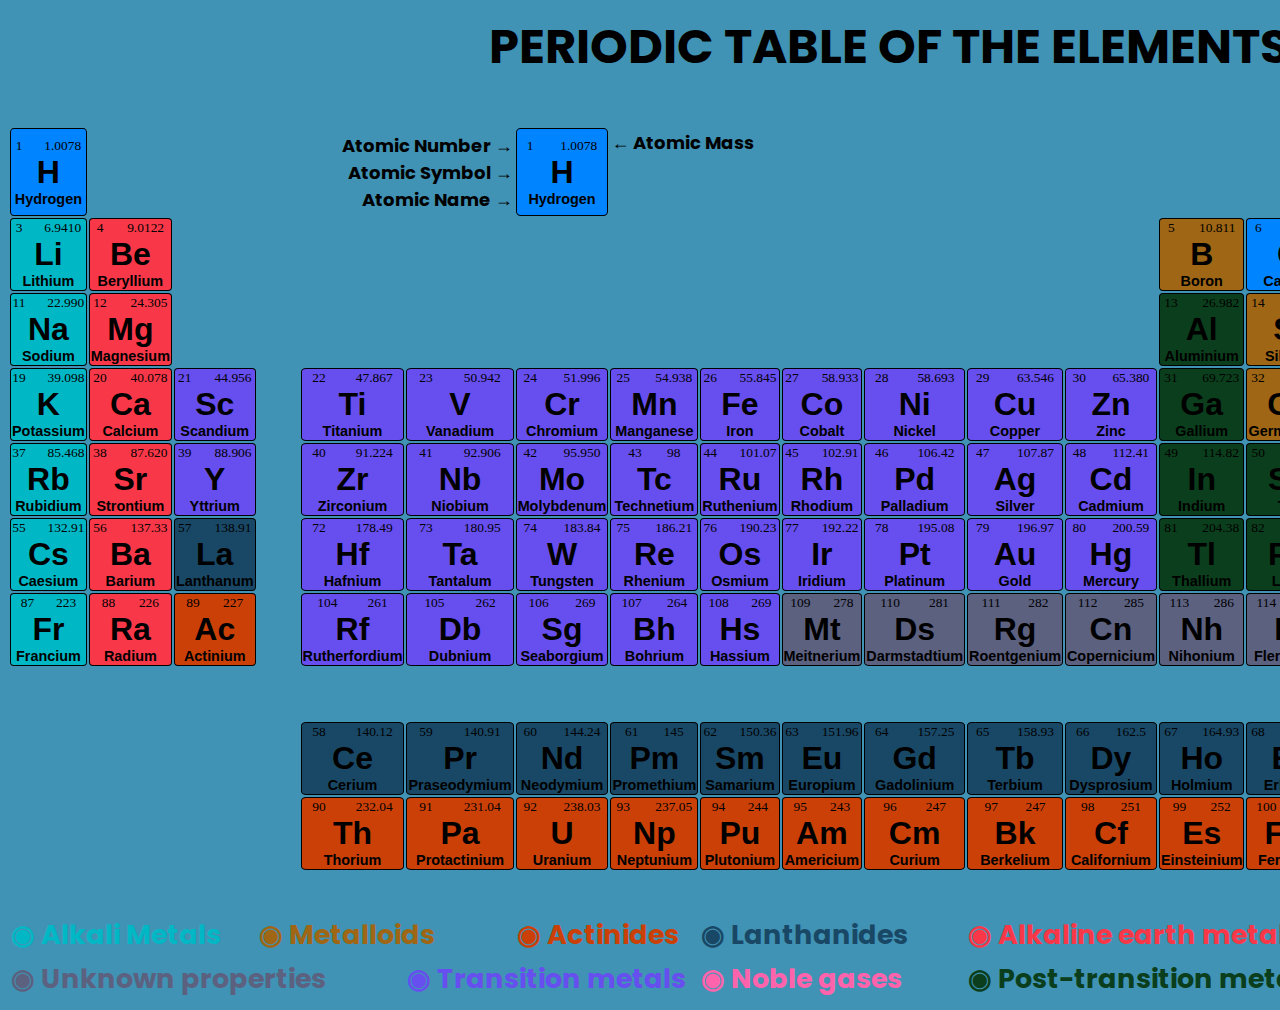
<file: periodic.html>
<html lang="en">

<head>
        <meta charset="UTF-8">
        <meta http-equiv="X-UA-Compatible" content="IE=edge">
        <meta name="viewport" content="width=device-width, initial-scale=1.0">
        <link rel="stylesheet" href="Bootstrap/css/periodicstyle.css">
        <link rel="icon" type="image/x-icon" href="images/logo.png">
        <title>Periodic Table</title>
        <link href="https://fonts.googleapis.com/css2?family=Poppins:wght@400;700;900&display=swap" rel="stylesheet">
</head>

<body>

        <table class="table1">
                <thead>
                        <tr>
                                <td colspan="3" class="erase"></td>
                                <td colspan="14" class="title">PERIODIC TABLE OF THE ELEMENTS</td>
                                <td colspan="3" class="erase"></td>
                        </tr>
                        <tr>
                                <td colspan="19" class="none"></td>
                        </tr>
                </thead>
                <thead>
                        <tr>
                                <td class="nonmetal"><span class="atomicnumnon">1</span><span
                                                class="atomicmassnon">1.0078</span><br><span
                                                class="symbolnon">H</span><br><span class="namenon">Hydrogen</span></td>
                                <td colspan="3" class="erase"></td>
                                <!-- Description -->
                                <td class="nonmetal1" colspan="2"><span
                                        class="atomicmassnon1">Atomic Number &#8594</span><br><span
                                        class="symbolnon1">Atomic Symbol &#8594</span><br><span class="namenon1">Atomic Name &#8594</span></td>
                                <!-- Description -->
                                <td class="nonmetal"><span class="atomicnumnon">1</span><span
                                                class="atomicmassnon">1.0078</span><br><span
                                                class="symbolnon">H</span><br><span class="namenon">Hydrogen</span></td>

                                                <td class="nonmetal2" colspan="2"><span
                                                        class="atomicmassnon1">&#8592 Atomic Mass</span><br></td>
                                <td colspan="9" class="erase"></td>
                                <td class="noblegases"><span class="atomicnumgas">2</span><span
                                                class="atomicmassgas">4.0026</span><br><span
                                                class="symbolgas">He</span><br><span class="namegas">Helium</span></td>
                        </tr>
                </thead>
                <tbody>
                        <tr>
                                <td class="alkalimetals"><span class="atomicnumalkali">3</span><span
                                                class="atomicmassalkali">6.9410</span><br><span
                                                class="symbolalkali">Li</span><br><span
                                                class="namealkali">Lithium</span></td>
                                <td class="alkalineearthmetals"><span class="atomicnumearth">4</span><span
                                                class="atomicmassearth">9.0122</span><br><span
                                                class="symbolearth">Be</span><br><span
                                                class="nameearth">Beryllium</span></td>
                                <td colspan="11" class="erase"></td>
                                <td class="metaloids"><span class="atomicnumm">5</span><span
                                                class="atomicmassm">10.811</span><br><span
                                                class="symbolm">B</span><br><span class="namem">Boron</span></td>
                                <td class="nonmetal"><span class="atomicnumnon">6</span><span
                                                class="atomicmassnon">12.011</span><br><span
                                                class="symbolnon">C</span><br><span class="namenon">Carbon</span></td>
                                <td class="nonmetal"><span class="atomicnumnon">7</span><span
                                                class="atomicmassnon">14.007</span><br><span
                                                class="symbolnon">N</span><br><span class="namenon">Nitrogen</span></td>
                                <td class="nonmetal"><span class="atomicnumnon">8</span><span
                                                class="atomicmassnon">15.999</span><br><span
                                                class="symbolnon">O</span><br><span class="namenon">Oxygen</span></td>
                                <td class="nonmetal"><span class="atomicnumnon">9</span><span
                                                class="atomicmassnon">18.998</span><br><span
                                                class="symbolnon">F</span><br><span class="namenon">Fluorine</span></td>
                                <td class="noblegases"><span class="atomicnumgas">10</span><span
                                                class="atomicmassgas">20.180</span><br><span
                                                class="symbolgas">Ne</span><br><span class="namegas">Neon</span></td>
                        </tr>
                        <tr>
                                <td class="alkalimetals"><span class="atomicnumalkali">11</span><span
                                                class="atomicmassalkali">22.990</span><br><span
                                                class="symbolalkali">Na</span><br><span class="namealkali">Sodium</span>
                                </td>
                                <td class="alkalineearthmetals"><span class="atomicnumearth">12</span><span
                                                class="atomicmassearth">24.305</span><br><span
                                                class="symbolearth">Mg</span><br><span
                                                class="nameearth">Magnesium</span></td>
                                <td colspan="11" class="erase"></td>
                                <td class="posttransitionmetals"><span class="atomicnump">13</span><span
                                                class="atomicmassp">26.982</span><br><span
                                                class="symbolp">Al</span><br><span class="namep">Aluminium</span></td>
                                <td class="metaloids"><span class="atomicnumm">14</span><span
                                                class="atomicmassm">28.086</span><br><span
                                                class="symbolm">Si</span><br><span class="namem">Silicon</span></td>
                                <td class="nonmetal"><span class="atomicnumnon">15</span><span
                                                class="atomicmassnon">30.974</span><br><span
                                                class="symbolnon">P</span><br><span class="namenon">Phosphorus</span>
                                </td>
                                <td class="nonmetal"><span class="atomicnumnon">16</span><span
                                                class="atomicmassnon">32.065</span><br><span
                                                class="symbolnon">S</span><br><span class="namenon">Sulfur</span></td>
                                <td class="nonmetal"><span class="atomicnumnon">17</span><span
                                                class="atomicmassnon">35.453</span><br><span
                                                class="symbolnon">Cl</span><br><span class="namenon">Chlorine</span>
                                </td>
                                <td class="noblegases"><span class="atomicnumgas">18</span><span
                                                class="atomicmassgas">39.948</span><br><span
                                                class="symbolgas">Ar</span><br><span class="namegas">Argon</span></td>
                        </tr>
                        <tr>
                                <td class="alkalimetals"><span class="atomicnumalkali">19</span><span
                                                class="atomicmassalkali">39.098</span><br><span
                                                class="symbolalkali">K</span><br><span
                                                class="namealkali">Potassium</span></td>
                                <td class="alkalineearthmetals"><span class="atomicnumearth">20</span><span
                                                class="atomicmassearth">40.078</span><br><span
                                                class="symbolearth">Ca</span><br><span class="nameearth">Calcium</span>
                                </td>
                                <td class="transitionmetals"><span class="atomicnumtransition">21</span><span
                                                class="atomicmasstransition">44.956</span><br><span
                                                class="symboltransition">Sc</span><br><span
                                                class="nametransition">Scandium</span></td>
                                <td class="side"></td>
                                <td class="transitionmetals"><span class="atomicnumtransition">22</span><span
                                                class="atomicmasstransition">47.867</span><br><span
                                                class="symboltransition">Ti</span><br><span
                                                class="nametransition">Titanium</span></td>
                                <td class="transitionmetals"><span class="atomicnumtransition">23</span><span
                                                class="atomicmasstransition">50.942</span><br><span
                                                class="symboltransition">V</span><br><span
                                                class="nametransition">Vanadium</span></td>
                                <td class="transitionmetals"><span class="atomicnumtransition">24</span><span
                                                class="atomicmasstransition">51.996</span><br><span
                                                class="symboltransition">Cr</span><br><span
                                                class="nametransition">Chromium</span></td>
                                <td class="transitionmetals"><span class="atomicnumtransition">25</span><span
                                                class="atomicmasstransition">54.938</span><br><span
                                                class="symboltransition">Mn</span><br><span
                                                class="nametransition">Manganese</span></td>
                                <td class="transitionmetals"><span class="atomicnumtransition">26</span><span
                                                class="atomicmasstransition">55.845</span><br><span
                                                class="symboltransition">Fe</span><br><span
                                                class="nametransition">Iron</span></td>
                                <td class="transitionmetals"><span class="atomicnumtransition">27</span><span
                                                class="atomicmasstransition">58.933</span><br><span
                                                class="symboltransition">Co</span><br><span
                                                class="nametransition">Cobalt</span></td>
                                <td class="transitionmetals"><span class="atomicnumtransition">28</span><span
                                                class="atomicmasstransition">58.693</span><br><span
                                                class="symboltransition">Ni</span><br><span
                                                class="nametransition">Nickel</span></td>
                                <td class="transitionmetals"><span class="atomicnumtransition">29</span><span
                                                class="atomicmasstransition">63.546</span><br><span
                                                class="symboltransition">Cu</span><br><span
                                                class="nametransition">Copper</span></td>
                                <td class="transitionmetals"><span class="atomicnumtransition">30</span><span
                                                class="atomicmasstransition">65.380</span><br><span
                                                class="symboltransition">Zn</span><br><span
                                                class="nametransition">Zinc</span></td>
                                <td class="posttransitionmetals"><span class="atomicnump">31</span><span
                                                class="atomicmassp">69.723</span><br><span
                                                class="symbolp">Ga</span><br><span class="namep">Gallium</span></td>
                                <td class="metaloids"><span class="atomicnumm">32</span><span
                                                class="atomicmassm">72.640</span><br><span
                                                class="symbolm">Ge</span><br><span class="namem">Germanium</span></td>
                                <td class="metaloids"><span class="atomicnumm">33</span><span
                                                class="atomicmassm">74.922</span><br><span
                                                class="symbolm">As</span><br><span class="namem">Arsenic</span></td>
                                <td class="nonmetal"><span class="atomicnumnon">34</span><span
                                                class="atomicmassnon">78.960</span><br><span
                                                class="symbolnon">Se</span><br><span class="namenon">Selenium</span>
                                </td>
                                <td class="nonmetal"><span class="atomicnumnon">35</span><span
                                                class="atomicmassnon">79.904</span><br><span
                                                class="symbolnon">Br</span><br><span class="namenon">Bromine</span></td>
                                <td class="noblegases"><span class="atomicnumgas">36</span><span
                                                class="atomicmassgas">83.798</span><br><span
                                                class="symbolgas">Kr</span><br><span class="namegas">Krypton</span></td>
                        </tr>
                        <tr>
                                <td class="alkalimetals"><span class="atomicnumalkali">37</span><span
                                                class="atomicmassalkali">85.468</span><br><span
                                                class="symbolalkali">Rb</span><br><span
                                                class="namealkali">Rubidium</span></td>
                                <td class="alkalineearthmetals"><span class="atomicnumearth">38</span><span
                                                class="atomicmassearth">87.620</span><br><span
                                                class="symbolearth">Sr</span><br><span
                                                class="nameearth">Strontium</span></td>
                                <td class="transitionmetals"><span class="atomicnumtransition">39</span><span
                                                class="atomicmasstransition">88.906</span><br><span
                                                class="symboltransition">Y</span><br><span
                                                class="nametransition">Yttrium</span></td>
                                <td class="side"></td>
                                <td class="transitionmetals"><span class="atomicnumtransition">40</span><span
                                                class="atomicmasstransition">91.224</span><br><span
                                                class="symboltransition">Zr</span><br><span
                                                class="nametransition">Zirconium</span></td>
                                <td class="transitionmetals"><span class="atomicnumtransition">41</span><span
                                                class="atomicmasstransition">92.906</span><br><span
                                                class="symboltransition">Nb</span><br><span
                                                class="nametransition">Niobium</span></td>
                                <td class="transitionmetals"><span class="atomicnumtransition">42</span><span
                                                class="atomicmasstransition">95.950</span><br><span
                                                class="symboltransition">Mo</span><br><span
                                                class="nametransition">Molybdenum</span></td>
                                <td class="transitionmetals"><span class="atomicnumtransition">43</span><span
                                                class="atomicmasstransition">98</span><br><span
                                                class="symboltransition">Tc</span><br><span
                                                class="nametransition">Technetium</span></td>
                                <td class="transitionmetals"><span class="atomicnumtransition">44</span><span
                                                class="atomicmasstransition">101.07</span><br><span
                                                class="symboltransition">Ru</span><br><span
                                                class="nametransition">Ruthenium</span></td>
                                <td class="transitionmetals"><span class="atomicnumtransition">45</span><span
                                                class="atomicmasstransition">102.91</span><br><span
                                                class="symboltransition">Rh</span><br><span
                                                class="nametransition">Rhodium</span></td>
                                <td class="transitionmetals"><span class="atomicnumtransition">46</span><span
                                                class="atomicmasstransition">106.42</span><br><span
                                                class="symboltransition">Pd</span><br><span
                                                class="nametransition">Palladium</span></td>
                                <td class="transitionmetals"><span class="atomicnumtransition">47</span><span
                                                class="atomicmasstransition">107.87</span><br><span
                                                class="symboltransition">Ag</span><br><span
                                                class="nametransition">Silver</span></td>
                                <td class="transitionmetals"><span class="atomicnumtransition">48</span><span
                                                class="atomicmasstransition">112.41</span><br><span
                                                class="symboltransition">Cd</span><br><span
                                                class="nametransition">Cadmium</span></td>
                                <td class="posttransitionmetals"><span class="atomicnump">49</span><span
                                                class="atomicmassp">114.82</span><br><span
                                                class="symbolp">In</span><br><span class="namep">Indium</span></td>
                                <td class="posttransitionmetals"><span class="atomicnump">50</span><span
                                                class="atomicmassp">118.71</span><br><span
                                                class="symbolp">Sn</span><br><span class="namep">Tin</span></td>
                                <td class="metaloids"><span class="atomicnumm">51</span><span
                                                class="atomicmassm">121.76</span><br><span
                                                class="symbolm">Sb</span><br><span class="namem">Antimony</span></td>
                                <td class="metaloids"><span class="atomicnumm">52</span><span
                                                class="atomicmassm">127.60</span><br><span
                                                class="symbolm">Te</span><br><span class="namem">Tellurium</span></td>
                                <td class="nonmetal"><span class="atomicnumnon">53</span><span
                                                class="atomicmassnon">126.90</span><br><span
                                                class="symbolnon">I</span><br><span class="namenon">Iodine</span></td>
                                <td class="noblegases"><span class="atomicnumgas">54</span><span
                                                class="atomicmassgas">131.29</span><br><span
                                                class="symbolgas">Xe</span><br><span class="namegas">Xenon</span></td>
                        </tr>
                        <tr>
                                <td class="alkalimetals"><span class="atomicnumalkali">55</span><span
                                                class="atomicmassalkali">132.91</span><br><span
                                                class="symbolalkali">Cs</span><br><span
                                                class="namealkali">Caesium</span></td>
                                <td class="alkalineearthmetals"><span class="atomicnumearth">56</span><span
                                                class="atomicmassearth">137.33</span><br><span
                                                class="symbolearth">Ba</span><br><span class="nameearth">Barium</span>
                                </td>
                                <td class="lanthanides"><span class="atomicnumlan">57</span><span
                                                class="atomicmasslan">138.91</span><br><span
                                                class="symbollan">La</span><br><span class="namelan">Lanthanum</span>
                                </td>
                                <td class="side"></td>
                                <td class="transitionmetals"><span class="atomicnumtransition">72</span><span
                                                class="atomicmasstransition">178.49</span><br><span
                                                class="symboltransition">Hf</span><br><span
                                                class="nametransition">Hafnium</span></td>
                                <td class="transitionmetals"><span class="atomicnumtransition">73</span><span
                                                class="atomicmasstransition">180.95</span><br><span
                                                class="symboltransition">Ta</span><br><span
                                                class="nametransition">Tantalum</span></td>
                                <td class="transitionmetals"><span class="atomicnumtransition">74</span><span
                                                class="atomicmasstransition">183.84</span><br><span
                                                class="symboltransition">W</span><br><span
                                                class="nametransition">Tungsten</span></td>
                                <td class="transitionmetals"><span class="atomicnumtransition">75</span><span
                                                class="atomicmasstransition">186.21</span><br><span
                                                class="symboltransition">Re</span><br><span
                                                class="nametransition">Rhenium</span></td>
                                <td class="transitionmetals"><span class="atomicnumtransition">76</span><span
                                                class="atomicmasstransition">190.23</span><br><span
                                                class="symboltransition">Os</span><br><span
                                                class="nametransition">Osmium</span></td>
                                <td class="transitionmetals"><span class="atomicnumtransition">77</span><span
                                                class="atomicmasstransition">192.22</span><br><span
                                                class="symboltransition">Ir</span><br><span
                                                class="nametransition">Iridium</span></td>
                                <td class="transitionmetals"><span class="atomicnumtransition">78</span><span
                                                class="atomicmasstransition">195.08</span><br><span
                                                class="symboltransition">Pt</span><br><span
                                                class="nametransition">Platinum</span></td>
                                <td class="transitionmetals"><span class="atomicnumtransition">79</span><span
                                                class="atomicmasstransition">196.97</span><br><span
                                                class="symboltransition">Au</span><br><span
                                                class="nametransition">Gold</span></td>
                                <td class="transitionmetals"><span class="atomicnumtransition">80</span><span
                                                class="atomicmasstransition">200.59</span><br><span
                                                class="symboltransition">Hg</span><br><span
                                                class="nametransition">Mercury</span></td>
                                <td class="posttransitionmetals"><span class="atomicnump">81</span><span
                                                class="atomicmassp">204.38</span><br><span
                                                class="symbolp">Tl</span><br><span class="namep">Thallium</span></td>
                                <td class="posttransitionmetals"><span class="atomicnump">82</span><span
                                                class="atomicmassp">207.20</span><br><span
                                                class="symbolp">Pb</span><br><span class="namep">Lead</span></td>
                                <td class="posttransitionmetals"><span class="atomicnump">83</span><span
                                                class="atomicmassp">208.98</span><br><span
                                                class="symbolp">Bi</span><br><span class="namep">Bismuth</span></td>
                                <td class="posttransitionmetals"><span class="atomicnump">84</span><span
                                                class="atomicmassp">209</span><br><span
                                                class="symbolp">Po</span><br><span class="namep">Polonium</span></td>
                                <td class="posttransitionmetals"><span class="atomicnump">85</span><span
                                                class="atomicmassp">210</span><br><span
                                                class="symbolp">At</span><br><span class="namep">Astatine</span></td>
                                <td class="noblegases"><span class="atomicnumgas">86</span><span
                                                class="atomicmassgas">222</span><br><span
                                                class="symbolgas">Rn</span><br><span class="namegas">Radon</span></td>
                        </tr>
                        <tr>
                                <td class="alkalimetals"><span class="atomicnumalkali">87</span><span
                                                class="atomicmassalkali">223</span><br><span
                                                class="symbolalkali">Fr</span><br><span
                                                class="namealkali">Francium</span></td>
                                <td class="alkalineearthmetals"><span class="atomicnumearth">88</span><span
                                                class="atomicmassearth">226</span><br><span
                                                class="symbolearth">Ra</span><br><span class="nameearth">Radium</span>
                                </td>
                                <td class="actinides"><span class="atomicnumacti">89</span><span
                                                class="atomicmassacti">227</span><br><span
                                                class="symbolacti">Ac</span><br><span class="nameacti">Actinium</span>
                                </td>
                                <td class="side"></td>
                                <td class="transitionmetals"><span class="atomicnumtransition">104</span><span
                                                class="atomicmasstransition">261</span><br><span
                                                class="symboltransition">Rf</span><br><span
                                                class="nametransition">Rutherfordium</span></td>
                                <td class="transitionmetals"><span class="atomicnumtransition">105</span><span
                                                class="atomicmasstransition">262</span><br><span
                                                class="symboltransition">Db</span><br><span
                                                class="nametransition">Dubnium</span></td>
                                <td class="transitionmetals"><span class="atomicnumtransition">106</span><span
                                                class="atomicmasstransition">269</span><br><span
                                                class="symboltransition">Sg</span><br><span
                                                class="nametransition">Seaborgium</span></td>
                                <td class="transitionmetals"><span class="atomicnumtransition">107</span><span
                                                class="atomicmasstransition">264</span><br><span
                                                class="symboltransition">Bh</span><br><span
                                                class="nametransition">Bohrium</span></td>
                                <td class="transitionmetals"><span class="atomicnumtransition">108</span><span
                                                class="atomicmasstransition">269</span><br><span
                                                class="symboltransition">Hs</span><br><span
                                                class="nametransition">Hassium</span></td>
                                <td class="unknown"><span class="atomicnumq">109</span><span
                                                class="atomicmassq">278</span><br><span
                                                class="symbolq">Mt</span><br><span class="nameq">Meitnerium</span></td>
                                <td class="unknown"><span class="atomicnumq">110</span><span
                                                class="atomicmassq">281</span><br><span
                                                class="symbolq">Ds</span><br><span class="nameq">Darmstadtium</span>
                                </td>
                                <td class="unknown"><span class="atomicnumq">111</span><span
                                                class="atomicmassq">282</span><br><span
                                                class="symbolq">Rg</span><br><span class="nameq">Roentgenium</span></td>
                                <td class="unknown"><span class="atomicnumq">112</span><span
                                                class="atomicmassq">285</span><br><span
                                                class="symbolq">Cn</span><br><span class="nameq">Copernicium</span></td>
                                <td class="unknown"><span class="atomicnumq">113</span><span
                                                class="atomicmassq">286</span><br><span
                                                class="symbolq">Nh</span><br><span class="nameq">Nihonium</span></td>
                                <td class="unknown"><span class="atomicnumq">114</span><span
                                                class="atomicmassq">289</span><br><span
                                                class="symbolq">Fl</span><br><span class="nameq">Flerovium</span></td>
                                <td class="unknown"><span class="atomicnumq">115</span><span
                                                class="atomicmassq">289</span><br><span
                                                class="symbolq">Mc</span><br><span class="nameq">Moscovium</span></td>
                                <td class="unknown"><span class="atomicnumq">116</span><span
                                                class="atomicmassq">293</span><br><span
                                                class="symbolq">Lv</span><br><span class="nameq">Livermorium</span></td>
                                <td class="unknown"><span class="atomicnumq">117</span><span
                                                class="atomicmassq">294</span><br><span
                                                class="symbolq">Ts</span><br><span class="nameq">Tennessine</span></td>
                                <td class="unknown"><span class="atomicnumq">118</span><span
                                                class="atomicmassq">294</span><br><span
                                                class="symbolq">Og</span><br><span class="nameq">Oganesson</span></td>
                        </tr>
                        <tr>
                                <td class="down"></td>
                        </tr>
                        <tr>
                                <td colspan="4" class="erase"></td>

                                <td class="lanthanides"><span class="atomicnumlan">58</span><span
                                                class="atomicmasslan">140.12</span><br><span
                                                class="symbollan">Ce</span><br><span class="namelan">Cerium</span></td>
                                <td class="lanthanides"><span class="atomicnumlan">59</span><span
                                                class="atomicmasslan">140.91</span><br><span
                                                class="symbollan">Pr</span><br><span class="namelan">Praseodymium</span>
                                </td>
                                <td class="lanthanides"><span class="atomicnumlan">60</span><span
                                                class="atomicmasslan">144.24</span><br><span
                                                class="symbollan">Nd</span><br><span class="namelan">Neodymium</span>
                                </td>
                                <td class="lanthanides"><span class="atomicnumlan">61</span><span
                                                class="atomicmasslan">145</span><br><span
                                                class="symbollan">Pm</span><br><span class="namelan">Promethium</span>
                                </td>
                                <td class="lanthanides"><span class="atomicnumlan">62</span><span
                                                class="atomicmasslan">150.36</span><br><span
                                                class="symbollan">Sm</span><br><span class="namelan">Samarium</span>
                                </td>
                                <td class="lanthanides"><span class="atomicnumlan">63</span><span
                                                class="atomicmasslan">151.96</span><br><span
                                                class="symbollan">Eu</span><br><span class="namelan">Europium</span>
                                </td>
                                <td class="lanthanides"><span class="atomicnumlan">64</span><span
                                                class="atomicmasslan">157.25</span><br><span
                                                class="symbollan">Gd</span><br><span class="namelan">Gadolinium</span>
                                </td>
                                <td class="lanthanides"><span class="atomicnumlan">65</span><span
                                                class="atomicmasslan">158.93</span><br><span
                                                class="symbollan">Tb</span><br><span class="namelan">Terbium</span></td>
                                <td class="lanthanides"><span class="atomicnumlan">66</span><span
                                                class="atomicmasslan">162.5</span><br><span
                                                class="symbollan">Dy</span><br><span class="namelan">Dysprosium</span>
                                </td>
                                <td class="lanthanides"><span class="atomicnumlan">67</span><span
                                                class="atomicmasslan">164.93</span><br><span
                                                class="symbollan">Ho</span><br><span class="namelan">Holmium</span></td>
                                <td class="lanthanides"><span class="atomicnumlan">68</span><span
                                                class="atomicmasslan">167.26</span><br><span
                                                class="symbollan">Er</span><br><span class="namelan">Erbium</span></td>
                                <td class="lanthanides"><span class="atomicnumlan">69</span><span
                                                class="atomicmasslan">168.93</span><br><span
                                                class="symbollan">Tm</span><br><span class="namelan">Thulium</span></td>
                                <td class="lanthanides"><span class="atomicnumlan">70</span><span
                                                class="atomicmasslan">173.04</span><br><span
                                                class="symbollan">Yb</span><br><span class="namelan">Ytterbium</span>
                                </td>
                                <td class="lanthanides"><span class="atomicnumlan">71</span><span
                                                class="atomicmasslan">174.97</span><br><span
                                                class="symbollan">Lu</span><br><span class="namelan">Lutetium</span>
                                </td>

                        </tr>
                        <tr>
                                <td colspan="4" class="erase"></td>
                                <td class="actinides"><span class="atomicnumacti">90</span><span
                                                class="atomicmassacti">232.04</span><br><span
                                                class="symbolacti">Th</span><br><span class="nameacti">Thorium</span>
                                </td>
                                <td class="actinides"><span class="atomicnumacti">91</span><span
                                                class="atomicmassacti">231.04</span><br><span
                                                class="symbolacti">Pa</span><br><span
                                                class="nameacti">Protactinium</span></td>
                                <td class="actinides"><span class="atomicnumacti">92</span><span
                                                class="atomicmassacti">238.03</span><br><span
                                                class="symbolacti">U</span><br><span class="nameacti">Uranium</span>
                                </td>
                                <td class="actinides"><span class="atomicnumacti">93</span><span
                                                class="atomicmassacti">237.05</span><br><span
                                                class="symbolacti">Np</span><br><span class="nameacti">Neptunium</span>
                                </td>
                                <td class="actinides"><span class="atomicnumacti">94</span><span
                                                class="atomicmassacti">244</span><br><span
                                                class="symbolacti">Pu</span><br><span class="nameacti">Plutonium</span>
                                </td>
                                <td class="actinides"><span class="atomicnumacti">95</span><span
                                                class="atomicmassacti">243</span><br><span
                                                class="symbolacti">Am</span><br><span class="nameacti">Americium</span>
                                </td>
                                <td class="actinides"><span class="atomicnumacti">96</span><span
                                                class="atomicmassacti">247</span><br><span
                                                class="symbolacti">Cm</span><br><span class="nameacti">Curium</span>
                                </td>
                                <td class="actinides"><span class="atomicnumacti">97</span><span
                                                class="atomicmassacti">247</span><br><span
                                                class="symbolacti">Bk</span><br><span class="nameacti">Berkelium</span>
                                </td>
                                <td class="actinides"><span class="atomicnumacti">98</span><span
                                                class="atomicmassacti">251</span><br><span
                                                class="symbolacti">Cf</span><br><span
                                                class="nameacti">Californium</span></td>
                                <td class="actinides"><span class="atomicnumacti">99</span><span
                                                class="atomicmassacti">252</span><br><span
                                                class="symbolacti">Es</span><br><span
                                                class="nameacti">Einsteinium</span></td>
                                <td class="actinides"><span class="atomicnumacti">100</span><span
                                                class="atomicmassacti">257</span><br><span
                                                class="symbolacti">Fm</span><br><span class="nameacti">Fermium</span>
                                </td>
                                <td class="actinides"><span class="atomicnumacti">101</span><span
                                                class="atomicmassacti">258</span><br><span
                                                class="symbolacti">Md</span><br><span
                                                class="nameacti">Mendelevium</span></td>
                                <td class="actinides"><span class="atomicnumacti">102</span><span
                                                class="atomicmassacti">259</span><br><span
                                                class="symbolacti">No</span><br><span class="nameacti">Nobelium</span>
                                </td>
                                <td class="actinides"><span class="atomicnumacti">103</span><span
                                                class="atomicmassacti">262</span><br><span
                                                class="symbolacti">Lr</span><br><span class="nameacti">Lawrencium</span>
                                </td>
                        </tr>
                        <tr>
                                <td colspan="19" class="none"></td>
                        </tr>
                </tbody>
                <tfoot>
                        <tr>
                                <td colspan="3"><span class="alkali">&#9673; Alkali Metals</span></td>
                                <td colspan="3"><span class="metalloids">&#9673; Metalloids</span></td>
                                <td colspan="2"><span class="aactinides">&#9673; Actinides</span></td>
                                <td colspan="3"><span class="llanthanides">&#9673; Lanthanides</span< /td>
                                <td colspan="4"><span class="alkaline">&#9673; Alkaline earth metals</span></td>
                                <td colspan="4"><span class="reactive">&#9673; Reactive nonmetals</span></td>
                        </tr>
                        <td colspan="5"><span class="unknownn">&#9673; Unknown properties</span></td>
                        <td colspan="3"><span class="transition">&#9673; Transition metals</span></td>
                        <td colspan="3"><span class="noble">&#9673; Noble gases</span></td>
                        <td colspan="4"><span class="post">&#9673; Post-transition metals</span></td>
                        </tr>
                </tfoot>
        </table>
</body>

</html>
</file>
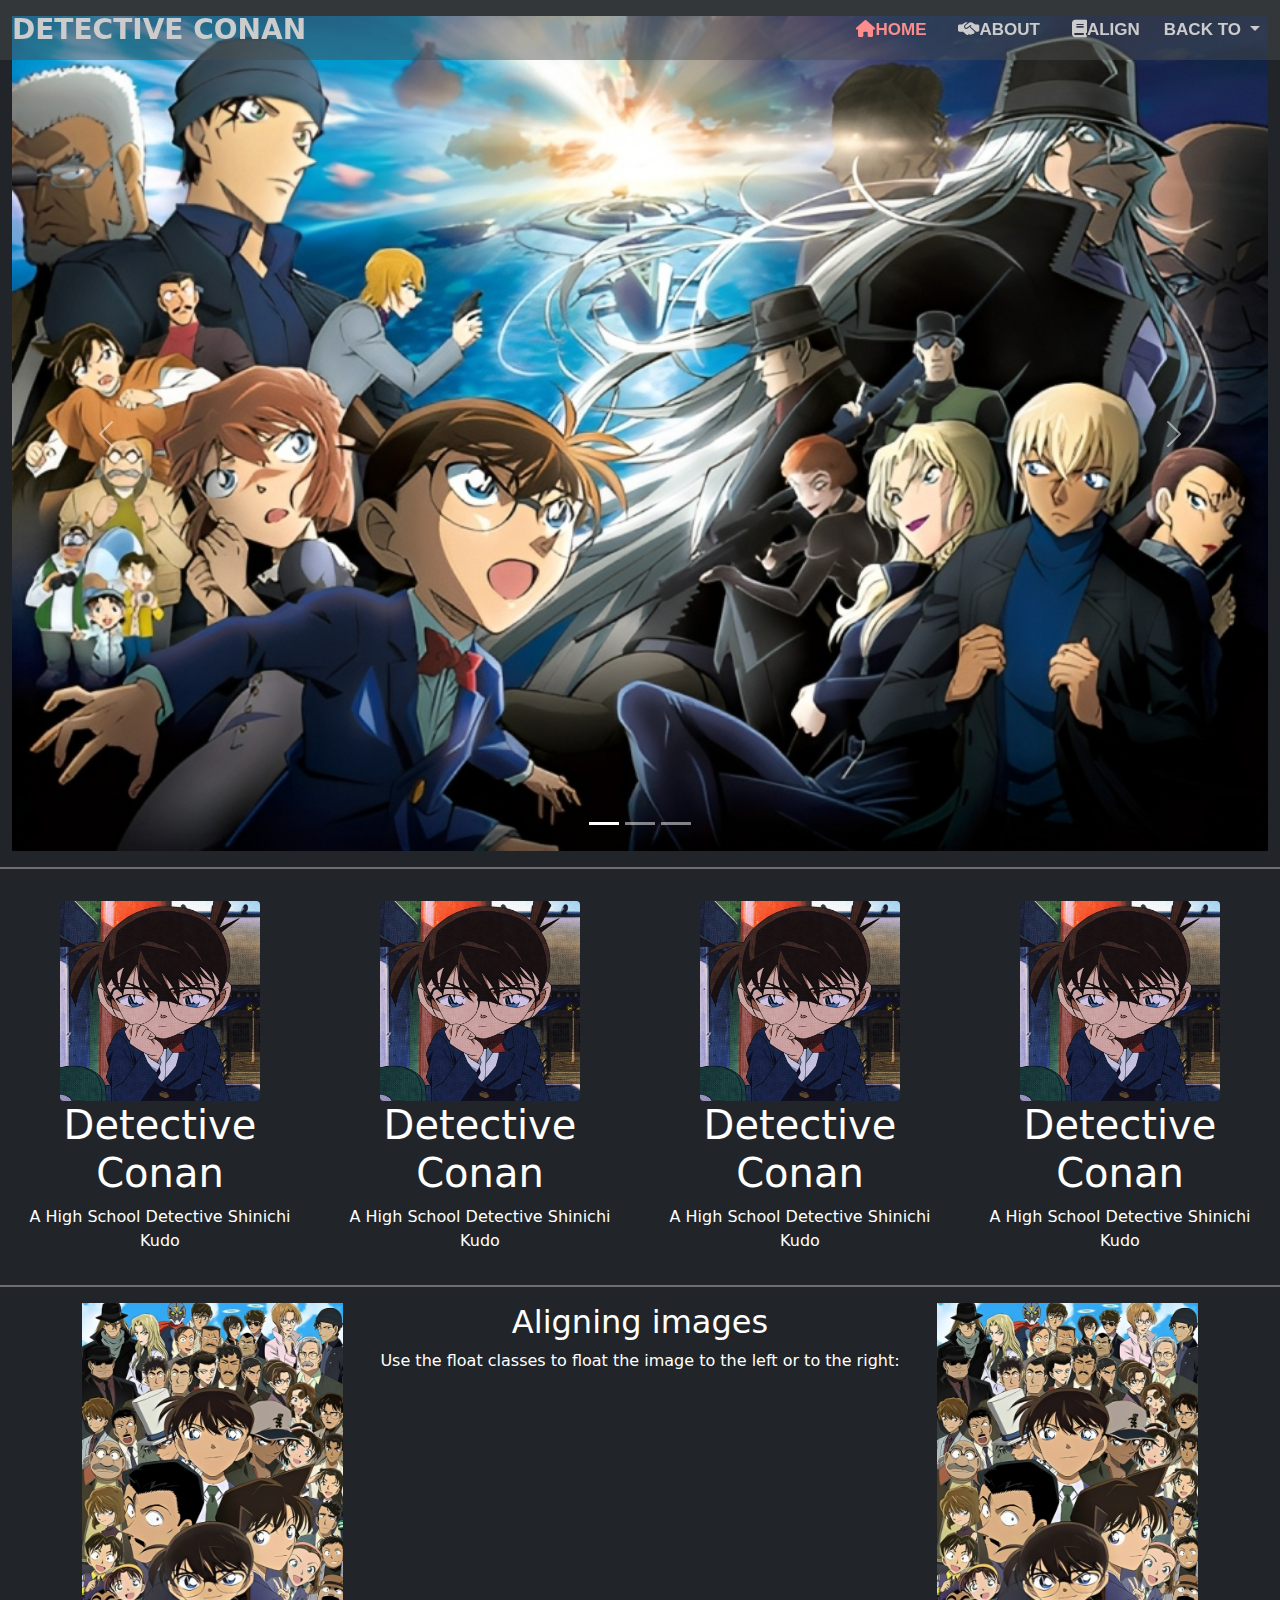
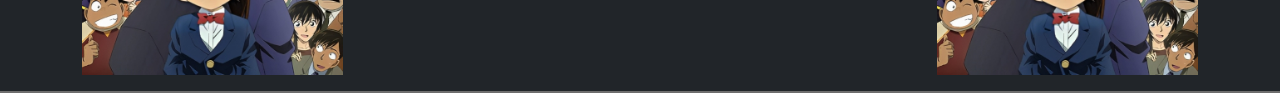
<file: practice.html>
<html lang="en">

<head>
  <meta charset="UTF-8">
  <meta http-equiv="X-UA-Compatible" content="IE=edge">
  <meta name="viewport" content="width=device-width, initial-scale=1.0">
  <title>Coaches</title>
  <link rel="stylesheet" href="https://cdnjs.cloudflare.com/ajax/libs/font-awesome/6.4.0/css/all.min.css">
  <link rel="stylesheet" href="Bootstrap/css/practice.css">
  <link rel="stylesheet" href="Bootstrap/css/bootstrap.min.css">
</head>

<body data-bs-spy="scroll" data-bs-target=".navbar">
  <div class="container-fluid">
    <nav class="navbar navbar-expand-lg fixed-top text-uppercase text-center">
      <div class="container-fluid">
        <a class="navbar-brand" href="#"><span class="h3 fw-bold">Detective Conan</span></a>
        <button class="navbar-toggler" type="button" data-bs-toggle="collapse" data-bs-target="#navbarNav"
          aria-controls="navbarNav" aria-expanded="false" aria-label="Toggle navigation">
          <span class="navbar-toggler-icon">
            <i class="fa-solid fa-bars"></i>
          </span>
        </button>
        <div class="collapse navbar-collapse" id="navbarNav">
          <ul class="navbar-nav ms-auto">
            <li class="nav-item"><a class="nav-link px-lg-3" href="#index"><i class="fa-solid fa-house"></i>Home</a>
            </li>
            <li class="nav-item"><a class="nav-link px-lg-3" href="#about"><i
                  class="fa-solid fa-handshake-simple"></i>About</a></li>
            <li class="nav-item"><a class="nav-link px-lg-3" href="#contact"><i class="fa-solid fa-book"></i>Align</a>
            </li>
            <!-- Navbar Dropdown -->
            <li class="nav-item dropdown text-white">
              <a class="nav-link dropdown-toggle" href="#" id="navbarDropdownMenuLink" data-bs-toggle="dropdown" aria-haspopup="true" aria-expanded="false">
                Back to
              </a>
              <div class="dropdown-menu bg-dark" aria-labelledby="navbarDropdownMenuLink">
                <a class="navv dropdown-item text-white fw-bold text-center" href="index.html">Home</a>
                <a class="navv dropdown-item text-white fw-bold text-center" href="periodic.html">Activity 1</a>
                <a class="navv dropdown-item text-white fw-bold text-center" href="survey.html">Activity 2</a>
              </div>
            </li>
            <!-- End Navbar Dropdown -->
          </ul>
        </div>
      </div>
    </nav>
  </div>


  <!-- Home Section -->

  <section id="index" class="section bg-dark">
    <div class="container-fluid mt-3 mb-3">
      <div id="practice" class="carousel slide" data-bs-ride="carousel">

        <!-- Indicators/dots -->
        <div class="carousel-indicators">
          <button type="button" data-bs-target="#practice" data-bs-slide-to="0" class="active"></button>
          <button type="button" data-bs-target="#practice" data-bs-slide-to="1"></button>
          <button type="button" data-bs-target="#practice" data-bs-slide-to="2"></button>
        </div>

        <!-- The slideshow/carousel -->
        <div class="carousel-inner">
          <div class="carousel-item active">
            <img src="images/activity3/conanbg1.jpg" alt="Anime Detective Conan" class="w-100">
          </div>
          <div class="carousel-item">
            <img src="images/activity3/conanbg2.jpg" alt="Anime Detective Conan" class="w-100">
          </div>
          <div class="carousel-item">
            <img src="images/activity3/conanbg1.jpg" alt="Anime Detective Conan" class="w-100">
          </div>
        </div>

        <!-- Left and right controls/icons -->
        <button class="carousel-control-prev" type="button" data-bs-target="#practice" data-bs-slide="prev">
          <span class="carousel-control-prev-icon"></span>
        </button>
        <button class="carousel-control-next" type="button" data-bs-target="#practice" data-bs-slide="next">
          <span class="carousel-control-next-icon"></span>
        </button>
      </div>
    </div>
  </section>
  <!-- End Home Section -->

  <!-- About Us -->

  <section id="about" class="section bg-dark">
    <div class="container-fluid">
      <div class="row gy-3 mt-3 mb-3">
        <div class="col-lg-3 col-6">
          <img src="images/activity3/conan.jpg" class="rounded" alt="Cinque Terre" style="width: 200; height: 200;">
          <h1>Detective Conan</h1>
          <p>A High School Detective Shinichi Kudo</p>
        </div>
        <div class="col-lg-3 col-6">
          <img src="images/activity3/conan.jpg" class="rounded" alt="Cinque Terre" style="width: 200; height: 200;">
          <h1>Detective Conan</h1>
          <p>A High School Detective Shinichi Kudo</p>
        </div>
        <div class="col-lg-3 col-6">
          <img src="images/activity3/conan.jpg" class="rounded" alt="Cinque Terre" style="width: 200; height: 200;">
          <h1>Detective Conan</h1>
          <p>A High School Detective Shinichi Kudo</p>
        </div>
        <div class="col-lg-3 col-6">
          <img src="images/activity3/conan.jpg" class="rounded" alt="Cinque Terre" style="width: 200; height: 200;">
          <h1>Detective Conan</h1>
          <p>A High School Detective Shinichi Kudo</p>
        </div>
      </div>
    </div>
  </section>

  <!-- End About Us -->

  <!-- Contact Us -->
  <section id="contact" class="section bg-dark">
    <div class="container">
      <div class="row mt-3 mb-3">
        <div class="col-lg-3 col-12">
          <img src="images/activity3/conanbg.jpg" alt="" class="w-100">
        </div>
        <div class="col-lg-6 col-12">
          <h2>Aligning images</h2>
          <p>Use the float classes to float the image to the left or to the right:</p>
        </div>
        <div class="col-lg-3 col-12">
          <img src="images/activity3/conanbg.jpg" alt="" class="w-100">
        </div>
      </div>
    </div>
  </section>
  <script src="Bootstrap/js/bootstrap.bundle.min.js"></script>
</body>

</html>
</file>
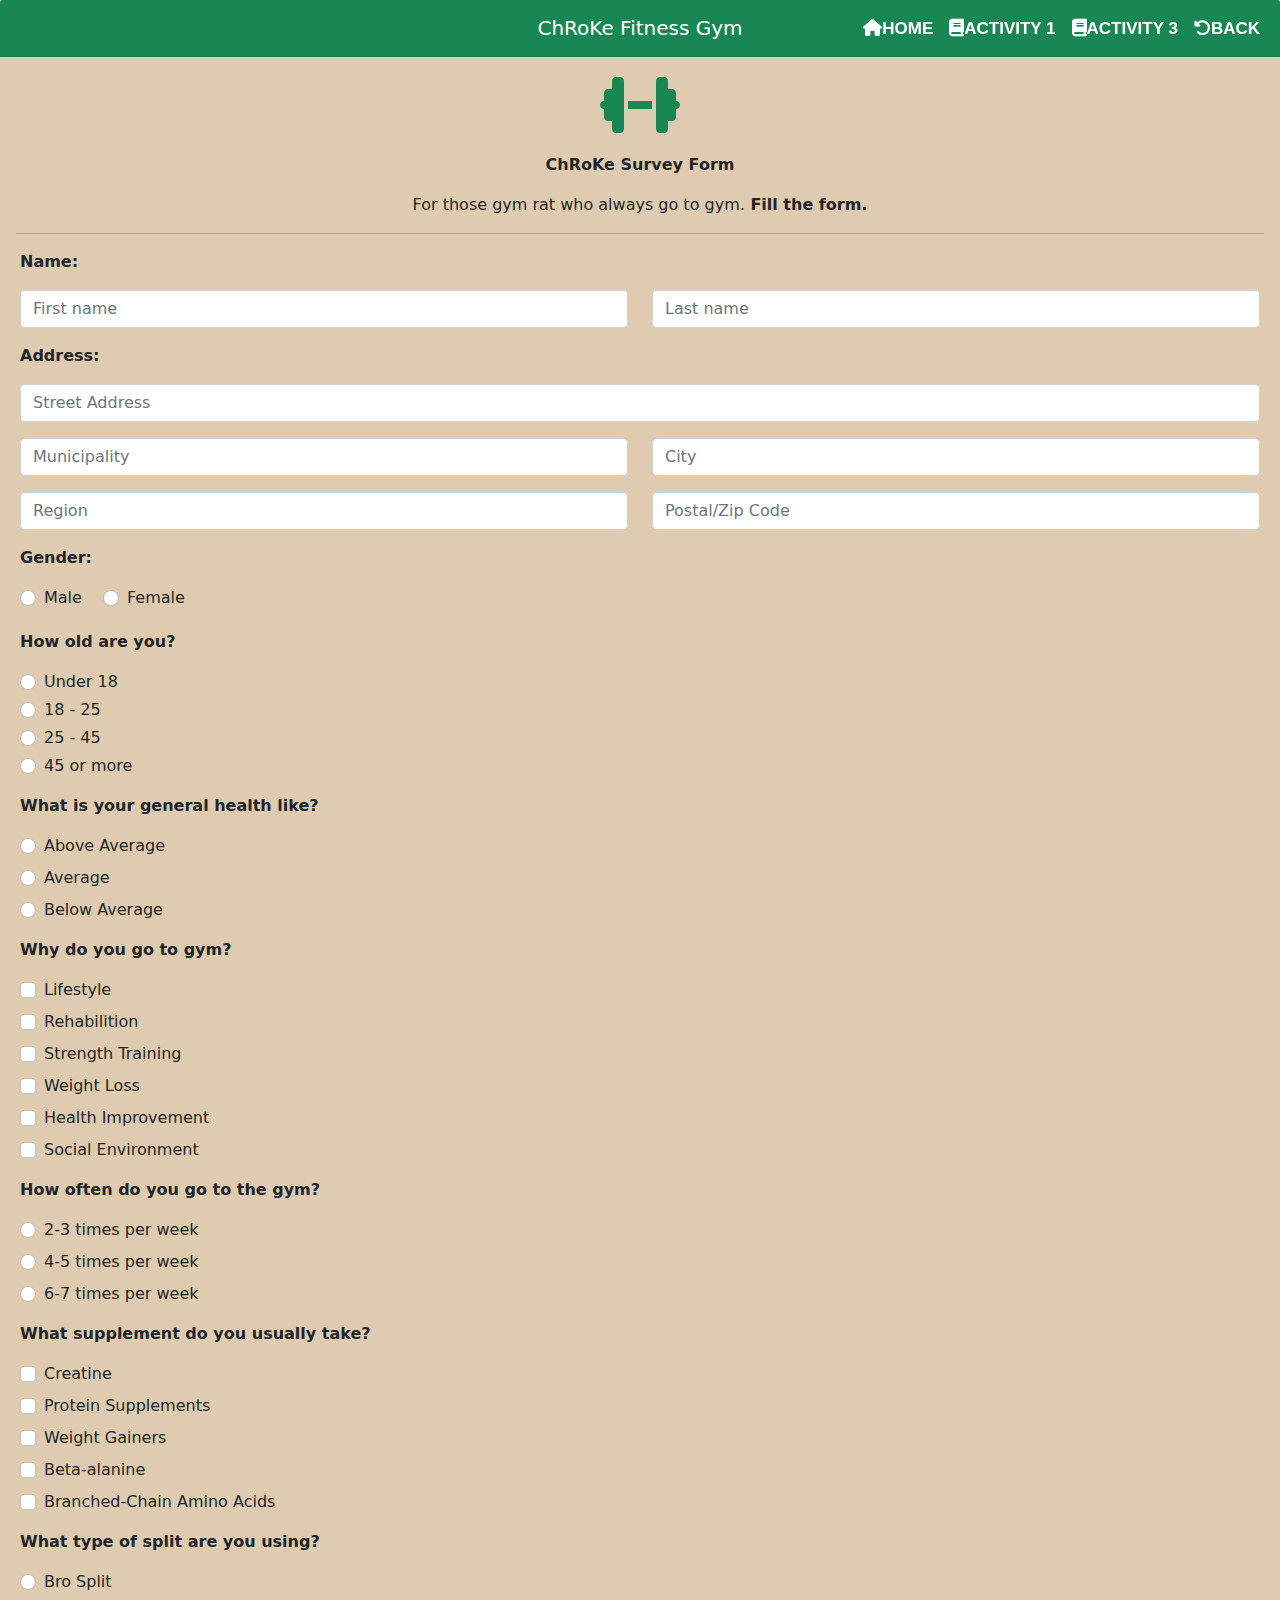
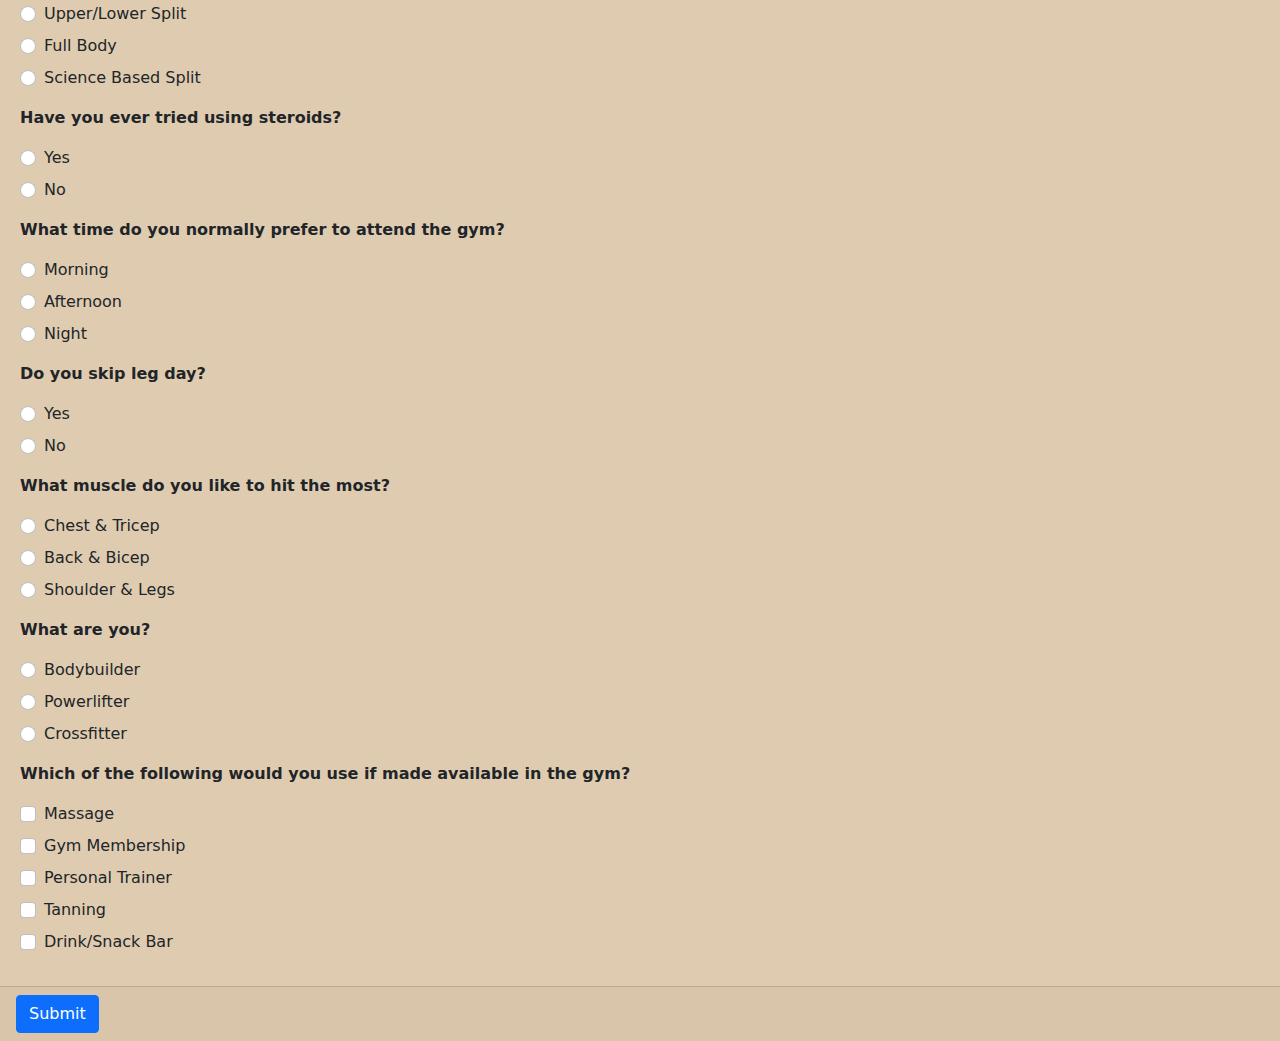
<file: survey.html>
<html lang="en">

<head>
  <meta charset="UTF-8">
  <meta http-equiv="X-UA-Compatible" content="IE=edge">
  <meta name="viewport" content="width=device-width, initial-scale=1.0">
  <title>Survey Form</title>
  <link rel="stylesheet" href="https://cdnjs.cloudflare.com/ajax/libs/font-awesome/6.4.0/css/all.min.css">
  <link rel="stylesheet" href="Bootstrap/css/surveystyle.css">
  <link rel="stylesheet" href="Bootstrap/css/bootstrap.min.css">
  <link rel="icon" type="image/x-icon" href="images/logo.png">
</head>

<body>
  <div class="container-fluid px-0">
    <div class="mx-0 mx-sm-auto">
      <div class="card1">
        <div class="card-header bg-success">
          <nav class="navbar navbar-expand-lg fixed-top text-uppercase">
            <div class="container-fluid">
              <button class="navbar-toggler" type="button" data-bs-toggle="collapse" data-bs-target="#navbarNav"
                aria-controls="navbarNav" aria-expanded="false" aria-label="Toggle navigation">
                <span class="navbar-toggler-icon">
                  <i class="fa-solid fa-bars"></i>
                </span>
              </button>
              <div class="collapse navbar-collapse" id="navbarNav">
                <ul class="navbar-nav ms-auto text-center">
                  <li class="nav-item"><a class="nav-link " href="#"><i class="fa-solid fa-house"></i>Home</a>
                  </li>
                  <li class="nav-item"><a class="nav-link" href="periodic.html"><i class="fa-solid fa-book"></i>Activity
                      1</a></li>
                  <li class="nav-item"><a class="nav-link" href="practice.html"><i class="fa-solid fa-book"></i>Activity
                      3</a></li>
                  <li class="nav-item"><a class="nav-link " href="index.html"><i class="fa-sharp fa-solid fa-rotate-left"></i>Back</a>
                  </li>
                </ul>
              </div>
            </div>
          </nav>
          <h5 class="card-title text-white mt-2 text-center">ChRoKe Fitness Gym</h5>
        </div>
        <div class="modal-body">
          <div class="text-center">
            <i class="fa-solid fa-dumbbell fa-4x mb-3 text-success"></i>
            <p class="query">ChRoKe Survey Form</p>
            <p>For those gym rat who always go to gym.<strong> Fill the form.</strong></p>
          </div>
          <hr />
          <form class="px-1">
            <p class="query">Name:</p>
            <div class="row">
              <div class="col">
                <input type="text" class="form-control" placeholder="First name">
              </div>
              <div class="col">
                <input type="text" class="form-control" placeholder="Last name">
              </div>
            </div>
          </form>
          <form class="px-1">
            <p class="query">Address:</p>
            <div class="row">
              <div class="col pb-3">
                <input type="text" class="form-control" placeholder="Street Address">
              </div>
            </div>
            <div class="row">
              <div class="col pb-3">
                <input type="text" class="form-control" placeholder="Municipality">
              </div>
              <div class="col pb-3">
                <input type="text" class="form-control" placeholder="City">
              </div>
            </div>
            <div class="row">
              <div class="col">
                <input type="text" class="form-control" placeholder="Region">
              </div>
              <div class="col">
                <input type="text" class="form-control" placeholder="Postal/Zip Code">
              </div>
            </div>
          </form>
          <form class="px-1" action="">

            <p class="query">Gender:</p>
            <div class="form-check mb-1 form-check-inline">
              <input class="form-check-input" type="radio" name="Gender" id="gender1" />
              <label class="form-check-label" for="gender1">
                Male
              </label>
            </div>
            <div class="form-check mb-1 form-check-inline">
              <input class="form-check-input" type="radio" name="Gender" id="gender2" />
              <label class="form-check-label" for="gender2">
                Female
              </label><br>
            </div>
          </form>
          <form class="px-1" action="">

            <p class="query">How old are you?</p>
            <div class="form-check mb-1">
              <input class="form-check-input" type="radio" name="Old" id="old" />
              <label class="form-check-label" for="old">Under 18</label>
            </div>
            <div class="form-check mb-1">
              <input class="form-check-input" type="radio" name="Old" id="old" />
              <label class="form-check-label" for="old">18 - 25</label><br>
            </div>
            <div class="form-check mb-1">
              <input class="form-check-input" type="radio" name="Old" id="old" />
              <label class="form-check-label" for="old">25 - 45</label><br>
            </div>
            <div class="form-check mb-1">
              <input class="form-check-input" type="radio" name="Old" id="old" />
              <label class="form-check-label" for="old">45 or more</label><br>
            </div>
          </form>
          <form class="px-1" action="">
            <p class="query">What is your general health like?</p>

            <div class="form-check mb-2">
              <input class="form-check-input" type="radio" name="Health" id="health1" />
              <label class="form-check-label" for="health1">
                Above Average
              </label>
            </div>
            <div class="form-check mb-2">
              <input class="form-check-input" type="radio" name="Health" id="health2" />
              <label class="form-check-label" for="health2">
                Average
              </label>
            </div>
            <div class="form-check mb-2">
              <input class="form-check-input" type="radio" name="Health" id="health3" />
              <label class="form-check-label" for="health3">
                Below Average
              </label>
            </div>
          </form>

          <form class="px-1" action="">
            <p class="query">Why do you go to gym?</p>

            <div class="form-check mb-2">
              <input class="form-check-input" type="checkbox" id="gym1" />
              <label class="form-check-label" for="gym1">
                Lifestyle
              </label>
            </div>
            <div class="form-check mb-2">
              <input class="form-check-input" type="checkbox" id="gym2" />
              <label class="form-check-label" for="gym2">
                Rehabilition
              </label>
            </div>
            <div class="form-check mb-2">
              <input class="form-check-input" type="checkbox" id="gym3" />
              <label class="form-check-label" for="gym3">
                Strength Training
              </label>
            </div>
            <div class="form-check mb-2">
              <input class="form-check-input" type="checkbox" id="gym4" />
              <label class="form-check-label" for="gym4">
                Weight Loss
              </label>
            </div>
            <div class="form-check mb-2">
              <input class="form-check-input" type="checkbox" id="gym5" />
              <label class="form-check-label" for="gym5">
                Health Improvement
              </label>
            </div>
            <div class="form-check mb-2">
              <input class="form-check-input" type="checkbox" id="gym6" />
              <label class="form-check-label" for="gym6">
                Social Environment
              </label>
            </div>
          </form>
          <form class="px-1" action="">
            <p class="query">How often do you go to the gym?</p>

            <div class="form-check mb-2">
              <input class="form-check-input" type="radio" name="Often" id="often1" />
              <label class="form-check-label" for="often1">
                2-3 times per week
              </label>
            </div>
            <div class="form-check mb-2">
              <input class="form-check-input" type="radio" name="Often" id="often2" />
              <label class="form-check-label" for="often2">
                4-5 times per week
              </label>
            </div>
            <div class="form-check mb-2">
              <input class="form-check-input" type="radio" name="Often" id="often3" />
              <label class="form-check-label" for="often3">
                6-7 times per week
              </label>
            </div>
          </form>
          <form class="px-1" action="">
            <p class="query">What supplement do you usually take?</p>

            <div class="form-check mb-2">
              <input class="form-check-input" type="checkbox" id="supplement1" />
              <label class="form-check-label" for="supplement1">
                Creatine
              </label>
            </div>
            <div class="form-check mb-2">
              <input class="form-check-input" type="checkbox" id="supplement2" />
              <label class="form-check-label" for="supplement2">
                Protein Supplements
              </label>
            </div>
            <div class="form-check mb-2">
              <input class="form-check-input" type="checkbox" id="supplement3" />
              <label class="form-check-label" for="supplement3">
                Weight Gainers
              </label>
            </div>
            <div class="form-check mb-2">
              <input class="form-check-input" type="checkbox" id="supplement4" />
              <label class="form-check-label" for="supplement4">
                Beta-alanine
              </label>
            </div>
            <div class="form-check mb-2">
              <input class="form-check-input" type="checkbox" id="supplement5" />
              <label class="form-check-label" for="supplement5">
                Branched-Chain Amino Acids
              </label>
            </div>
          </form>
          <form class="px-1" action="">
            <p class="query">What type of split are you using?</p>

            <div class="form-check mb-2">
              <input class="form-check-input" type="radio" name="Split" id="split1" />
              <label class="form-check-label" for="split1">
                Bro Split
              </label>
            </div>
            <div class="form-check mb-2">
              <input class="form-check-input" type="radio" name="Split" id="split2" />
              <label class="form-check-label" for="split2">
                Upper/Lower Split
              </label>
            </div>
            <div class="form-check mb-2">
              <input class="form-check-input" type="radio" name="Split" id="split3" />
              <label class="form-check-label" for="split3">
                Full Body
              </label>
            </div>
            <div class="form-check mb-2">
              <input class="form-check-input" type="radio" name="Split" id="split4" />
              <label class="form-check-label" for="split4">
                Science Based Split
              </label>
            </div>
          </form>
          <form class="px-1" action="">
            <p class="query">Have you ever tried using steroids?</p>

            <div class="form-check mb-2">
              <input class="form-check-input" type="radio" name="Steroids" id="steroids1" />
              <label class="form-check-label" for="steroids1">
                Yes
              </label>
            </div>
            <div class="form-check mb-2">
              <input class="form-check-input" type="radio" name="Steroids" id="steroids2" />
              <label class="form-check-label" for="steroids2">
                No
              </label>
            </div>
          </form>
          <form class="px-1" action="">
            <p class="query">What time do you normally prefer to attend the gym?</p>

            <div class="form-check mb-2">
              <input class="form-check-input" type="radio" name="Time" id="time1" />
              <label class="form-check-label" for="time1">
                Morning
              </label>
            </div>
            <div class="form-check mb-2">
              <input class="form-check-input" type="radio" name="Time" id="time2" />
              <label class="form-check-label" for="time2">
                Afternoon
              </label>
            </div>
            <div class="form-check mb-2">
              <input class="form-check-input" type="radio" name="Time" id="time3" />
              <label class="form-check-label" for="time3">
                Night
              </label>
            </div>
          </form>
          <form class="px-1" action="">
            <p class="query">Do you skip leg day?</p>

            <div class="form-check mb-2">
              <input class="form-check-input" type="radio" name="Skip" id="skip1" />
              <label class="form-check-label" for="skip1">
                Yes
              </label>
            </div>
            <div class="form-check mb-2">
              <input class="form-check-input" type="radio" name="Skip" id="skip2" />
              <label class="form-check-label" for="skip2">
                No
              </label>
            </div>
          </form>
          <form class="px-1" action="">
            <p class="query">What muscle do you like to hit the most?</p>

            <div class="form-check mb-2">
              <input class="form-check-input" type="radio" name="Hit" id="hit1" />
              <label class="form-check-label" for="hit1">
                Chest & Tricep
              </label>
            </div>
            <div class="form-check mb-2">
              <input class="form-check-input" type="radio" name="Hit" id="hit2" />
              <label class="form-check-label" for="hit2">
                Back & Bicep
              </label>
            </div>
            <div class="form-check mb-2">
              <input class="form-check-input" type="radio" name="Hit" id="hit3" />
              <label class="form-check-label" for="hit3">
                Shoulder & Legs
              </label>
            </div>
          </form>
          <form class="px-1" action="">
            <p class="query">What are you?</p>

            <div class="form-check mb-2">
              <input class="form-check-input" type="radio" name="Type" id="type1" />
              <label class="form-check-label" for="type1">
                Bodybuilder
              </label>
            </div>
            <div class="form-check mb-2">
              <input class="form-check-input" type="radio" name="Type" id="type2" />
              <label class="form-check-label" for="type2">
                Powerlifter
              </label>
            </div>
            <div class="form-check mb-2">
              <input class="form-check-input" type="radio" name="Type" id="type3" />
              <label class="form-check-label" for="type3">
                Crossfitter
              </label>
            </div>
          </form>
          <form class="px-1" action="">
            <p class="query">Which of the following would you use if made available in the gym?</p>

            <div class="form-check mb-2">
              <input class="form-check-input" type="checkbox" id="available1" />
              <label class="form-check-label" for="available1">
                Massage
              </label>
            </div>
            <div class="form-check mb-2">
              <input class="form-check-input" type="checkbox" id="available2" />
              <label class="form-check-label" for="available2">
                Gym Membership
              </label>
            </div>
            <div class="form-check mb-2">
              <input class="form-check-input" type="checkbox" id="available3" />
              <label class="form-check-label" for="available3">
                Personal Trainer
              </label>
            </div>
            <div class="form-check mb-2">
              <input class="form-check-input" type="checkbox" id="available4" />
              <label class="form-check-label" for="available4">
                Tanning
              </label>
            </div>
            <div class="form-check mb-2">
              <input class="form-check-input" type="checkbox" e id="available5" />
              <label class="form-check-label" for="available5">
                Drink/Snack Bar
              </label>
            </div>
          </form>
        </div>

        <div class="card-footer">
          <button type="button" class="btn btn-primary">Submit</button>
        </div>
      </div>
    </div>
  </div>
  <script src="Bootstrap/js/bootstrap.bundle.min.js"></script>
</body>

</html>
</file>
<file: Bootstrap/css/periodicstyle.css>
body {
    background: rgb(64, 147, 180);
}
.table1 {
    width: 100%;
}
.title {
    font-size: 3rem;
    border-style: none;
    font-family: "Poppins", sans-serif;
    font-weight: 700;
}
h1 {
    position: absolute;
    width: 100%;
    font-weight: bolder;
    font-size: 400%;
    text-align: center;
    top: 10%;
    background: none;
}
tr, td{
    border: 1px solid black;
    text-align: center;
    border-radius: 5%;
    cursor: pointer;
}
.erase {
    empty-cells: hide;
}
.side{
    padding-left: 38px;
    empty-cells: hide;
}
.down {
    padding: 25px;
    empty-cells: hide;
}
/* Description */
.nonmetal1 {
    border-style: none;
    text-align: right;
    font-size: 18px;
    font-family: "Poppins", sans-serif;
    font-weight: 700;
}
.nonmetal2 {
    border-style: none;
    text-align: left;
    font-size: 18px;
    font-family: "Poppins", sans-serif;
    font-weight: 700;
    padding-bottom: 60px;
}
/* End Description */

/* Non-metals */
.nonmetal {
    background-color: rgb(0, 132, 255);
}
.atomicnumnon {
    margin-left: 0;
    font-size: 84%;
    background-color: rgb(0, 132, 255);
}
.atomicmassnon {
    margin-left: 30%;
    font-size: 84%;
    background-color: rgb(0, 132, 255);
}
.symbolnon {
    font-size: 200%;
    font-family: arial;
    font-weight: bolder;
    background-color: rgb(0, 132, 255);
}
.namenon {
    font-family: arial;
    font-size: 90%;
    font-weight: 600;
    background-color: rgb(0, 132, 255);
}
.nonmetal:hover{
    transform: scale(1.2);
    transition: .6s;
    box-shadow: 0 0 15px #0066CC, 0 0 15px #0066CC, 0 0 15px #0066CC;
}
/* Noble gases */
.noblegases {
    background-color: rgb(255, 99, 172);
}
.atomicnumgas {
    margin-left: 0;
    font-size: 84%;
    background-color: rgb(255, 99, 172);
}
.atomicmassgas {
    margin-left: 30%;
    font-size: 84%;
    background-color: rgb(255, 99, 172);
}
.symbolgas {
    font-size: 200%;
    font-family: arial;
    font-weight: bolder;
    background-color: rgb(255, 99, 172);
}
.namegas {
    font-family: arial;
    font-size: 90%;
    font-weight: 600;
    background-color: rgb(255, 99, 172);
}
.noblegases:hover{
    transform: scale(1.2);
    transition: .6s;
    box-shadow: 0 0 15px #FF63AC, 0 0 15px #FF63AC, 0 0 15px #FF63AC;
}
/* Alkaline Earth Metals */
.alkalineearthmetals {
    background-color: rgb(248, 56, 72);
}
.atomicnumearth {
    margin-left: 0;
    font-size: 84%;
    background-color: rgb(248, 56, 72);
}
.atomicmassearth {
    margin-left: 30%;
    font-size: 84%;
    background-color: rgb(248, 56, 72);
}
.symbolearth {
    font-size: 200%;
    font-family: arial;
    font-weight: bolder;
    background-color: rgb(248, 56, 72);
}
.nameearth {
    font-family: arial;
    font-size: 90%;
    font-weight: 600;
    background-color: rgb(248, 56, 72);
}
.alkalineearthmetals:hover{
    transform: scale(1.2);
    transition: .6s;
    box-shadow: 0 0 15px #F83848, 0 0 15px #F83848, 0 0 15px #F83848;
}
/* Alkali Metals */
.alkalimetals {
    background-color: rgb(0, 184, 197);
}
.atomicnumalkali {
    margin-left: 0;
    font-size: 84%;
    background-color: rgb(0, 184, 197);
}
.atomicmassalkali {
    margin-left: 30%;
    font-size: 84%;
    background-color: rgb(0, 184, 197);
}
.symbolalkali {
    font-size: 200%;
    font-family: arial;
    font-weight: bolder;
    background-color: rgb(0, 184, 197);
}
.namealkali {
    font-family: arial;
    font-size: 90%;
    font-weight: 600;
    background-color: rgb(0, 184, 197);
}
.alkalimetals:hover{
    transform: scale(1.2);
    transition: .6s;
    box-shadow: 0 0 15px #00B8C5, 0 0 15px #00B8C5, 0 0 15px #00B8C5;
}
/* Transition Metals */
.transitionmetals {
    background-color: rgb(103,78,238);
}
.atomicnumtransition {
    margin-left: 0;
    font-size: 84%;
    background-color: rgb(103,78,238);
}
.atomicmasstransition {
    margin-left: 30%;
    font-size: 84%;
    background-color: rgb(103,78,238);
}
.symboltransition {
    font-size: 200%;
    font-family: arial;
    font-weight: bolder;
    background-color: rgb(103,78,238);
}
.nametransition {
    font-family: arial;
    font-size: 90%;
    font-weight: 600;
    background-color: rgb(103,78,238);
}
.transitionmetals:hover{
    transform: scale(1.2);
    transition: .6s;
    box-shadow: 0 0 15px #674EEE, 0 0 15px #674EEE, 0 0 15px #674EEE;
}
/* Actinides */
.actinides {
    background-color: rgb(203,64,7);
}
.atomicnumacti {
    margin-left: 0;
    font-size: 84%;
    background-color: rgb(203,64,7);
}
.atomicmassacti {
    margin-left: 30%;
    font-size: 84%;
    background-color: rgb(203,64,7);
}
.symbolacti {
    font-size: 200%;
    font-family: arial;
    font-weight: bolder;
    background-color: rgb(203,64,7);
}
.nameacti{
    font-family: arial;
    font-size: 90%;
    font-weight: 600;
    background-color: rgb(203,64,7);
}
.actinides:hover{
    transform: scale(1.2);
    transition: .6s;
    box-shadow: 0 0 15px #CB4007, 0 0 15px #CB4007, 0 0 15px #CB4007;
}
/* Lanthanides */
.lanthanides {
    background-color: rgb(25,72,102);
}
.atomicnumlan {
    margin-left: 0;
    font-size: 84%;
    background-color: rgb(25,72,102);
}
.atomicmasslan  {
    margin-left: 30%;
    font-size: 84%;
    background-color: rgb(25,72,102);
}
.symbollan  {
    font-size: 200%;
    font-family: arial;
    font-weight: bolder;
    background-color: rgb(25,72,102);
}
.namelan {
    font-family: arial;
    font-size: 90%;
    font-weight: 600;
    background-color: rgb(25,72,102);
}
.lanthanides:hover{
    transform: scale(1.2);
    transition: .6s;
    box-shadow: 0 0 15px #194866, 0 0 15px #194866, 0 0 15px #194866;
}
/* Unknown Properties */
.unknown {
    background-color: rgb(92,97,128);
}
.atomicnumq {
    margin-left: 0;
    font-size: 84%;
    background-color: rgb(92,97,128);
}
.atomicmassq {
    margin-left: 30%;
    font-size: 84%;
    background-color: rgb(92,97,128);
}
.symbolq  {
    font-size: 200%;
    font-family: arial;
    font-weight: bolder;
    background-color: rgb(92,97,128);
}
.nameq {
    font-family: arial;
    font-size: 90%;
    font-weight: 600;
    background-color: rgb(92,97,128);
}
.unknown:hover{
    transform: scale(1.2);
    transition: .6s;
    box-shadow: 0 0 15px #5C6180, 0 0 15px #5C6180, 0 0 15px #5C6180;
}
/* Post-transition Metals */
.posttransitionmetals {
    background-color: rgb(11,62,28);
}
.atomicnump {
    margin-left: 0;
    font-size: 84%;
    background-color: rgb(11,62,28);
}
.atomicmassp {
    margin-left: 30%;
    font-size: 84%;
    background-color: rgb(11,62,28);
}
.symbolp  {
    font-size: 200%;
    font-family: arial;
    font-weight: bolder;
    background-color: rgb(11,62,28);
}
.namep {
    font-family: arial;
    font-size: 90%;
    font-weight: 600;
    background-color: rgb(11,62,28);
}
.posttransitionmetals:hover{
    transform: scale(1.2);
    transition: .6s;
    box-shadow: 0 0 15px #0B3E1C, 0 0 15px #0B3E1C, 0 0 15px #0B3E1C;
}
/* Metaloids */
.metaloids {
    background-color: rgb(158,102,21);
}
.atomicnumm {
    margin-left: 0;
    font-size: 84%;
    background-color: rgb(158,102,21);
}
.atomicmassm {
    margin-left: 30%;
    font-size: 84%;
    background-color: rgb(158,102,21);
}
.symbolm  {
    font-size: 200%;
    font-family: arial;
    font-weight: bolder;
    background-color: rgb(158,102,21);
}
.namem {
    font-family: arial;
    font-size: 90%;
    font-weight: 600;
    background-color: rgb(158,102,21);
}
.metaloids:hover{
    transform: scale(1.2);
    transition: .6s;
    box-shadow: 0 0 15px #9E6615, 0 0 15px #9E6615, 0 0 15px #9E6615;
}
/* Space for GoE */
.none {
    padding: 20px;
    border-style: none;
}
/* Group of Elements */
tfoot{
    margin-top: 10%;
}
tfoot td{
    font-size: 27px;
    font-family: "Poppins", sans-serif;
    font-weight: 700;
    border-style: none;
    text-align: justify;
}
td .alkali{
    color: rgb(0, 184, 197);
}
.metalloids{
    color: rgb(158,102,21);
}
.aactinides{
    color: rgb(203,64,7);
}
.llanthanides{
    color: rgb(25,72,102);
}
.alkaline{
    color: rgb(248, 56, 72);
}
.reactive{
    color: rgb(0, 132, 255);
}
.unknownn{
    color: rgb(92,97,128);
}
.transition{
    color: rgb(103,78,238);
}
.noble{
    color: rgb(255, 99, 172);
}
.post{
    color: rgb(11,62,28);
}
</file>
<file: Bootstrap/css/practice.css>
.h1, .h2, .h3, .h4, .h5, .h6{
    color: rgb(204, 204, 204);
    font-weight: 700;
}
.navbar {
    background-color: rgba(77, 77, 77, 0.459);
}
.navbar .nav-link {
    font-size: 17px;
    font-weight: 700;
    font-family: arial;
    color: rgb(204, 204, 204);
}
.navbar .nav-link:hover {
    color: rgb(252, 141, 141);
}
.navbar .nav-link.active {
    color: rgb(252, 141, 141);
}
.navbar-toggler{
    color: rgb(204, 204, 204);
}
.navbar-toggler-icon {
    color: rgb(204, 204, 204);
    padding-top: 15%;
    font-size: 23px;
}
.navv1 {
    background-color: red;
}
.section {
    display: flex;
    align-items: center;
    text-align: center;
    color: white;
    border-bottom: 2px solid rgb(110, 110, 110);
}
</file>
<file: Bootstrap/css/surveystyle.css>
.card1 {
    background-color: rgb(223, 204, 176);
    min-height: 100%;
}
.query {
    font-weight: 700;
}
.form-check-label, .form-check-input{
    cursor: pointer;
}
.form-check-input:hover {
    transform: scale(1.2);
	transition: .6s;
}
.navbar .nav-link {
    font-size: 17px;
    font-weight: 700;
    font-family: arial;
    color: white;
}
.navbar .nav-link:hover {
    color: rgb(252, 141, 141);
}
.navbar .nav-link.active {
    color: rgb(252, 141, 141);
}
.navbar-toggler{
    color: rgb(204, 204, 204);
}
.navbar-toggler-icon {
    color: rgb(204, 204, 204);
    padding-top: 15%;
    font-size: 23px;
}
</file>
